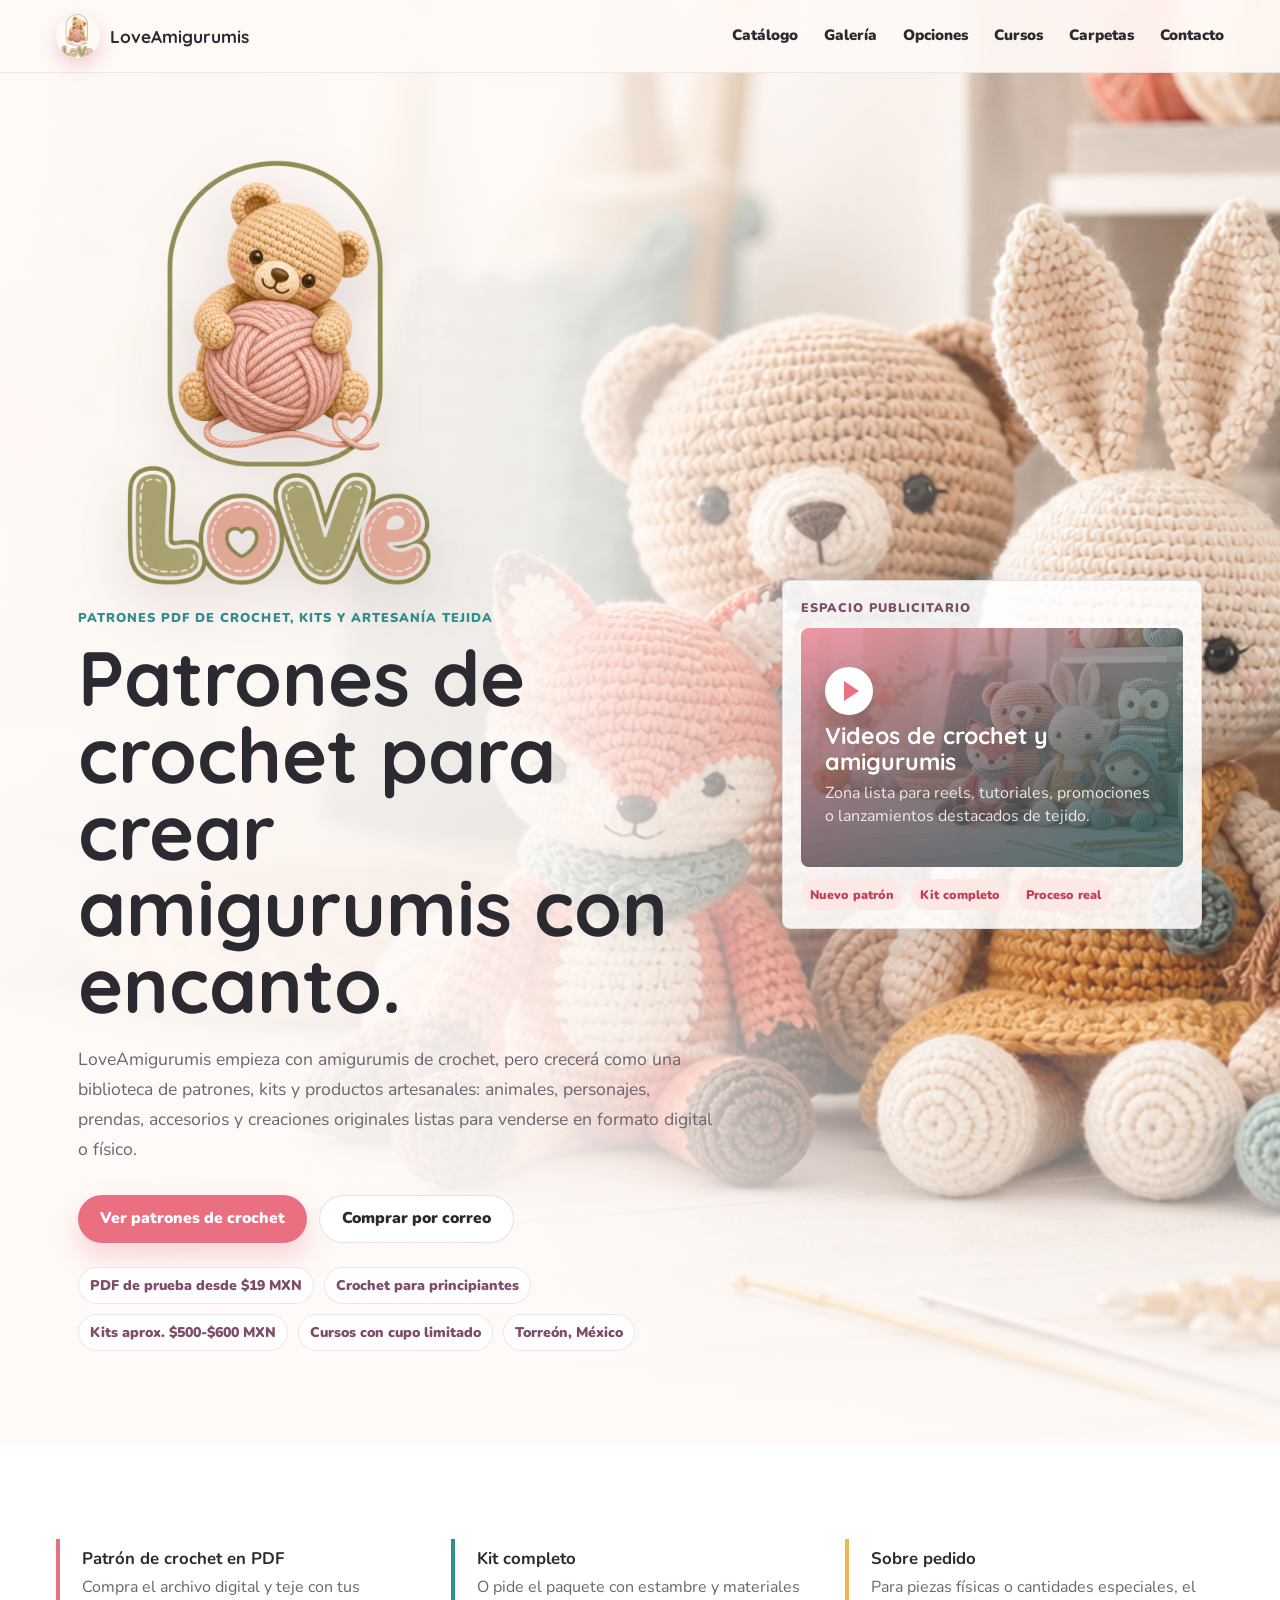
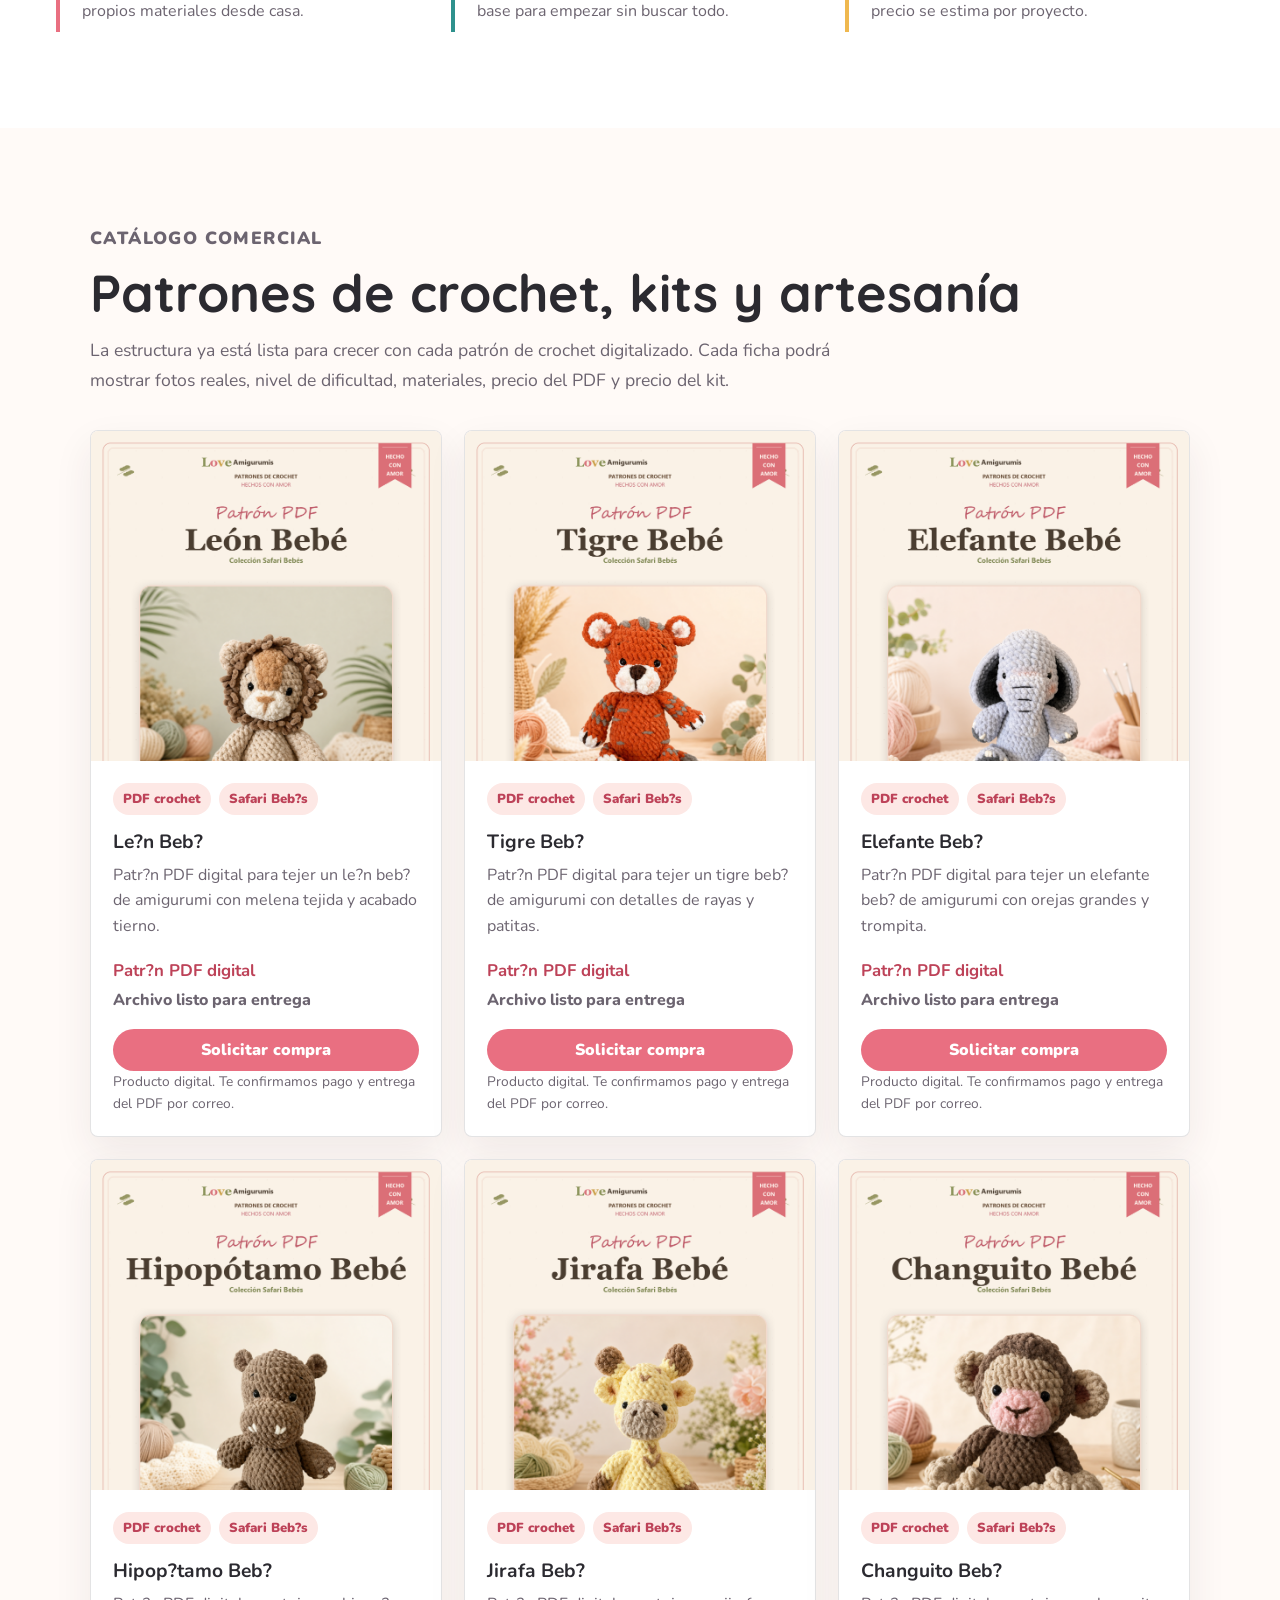
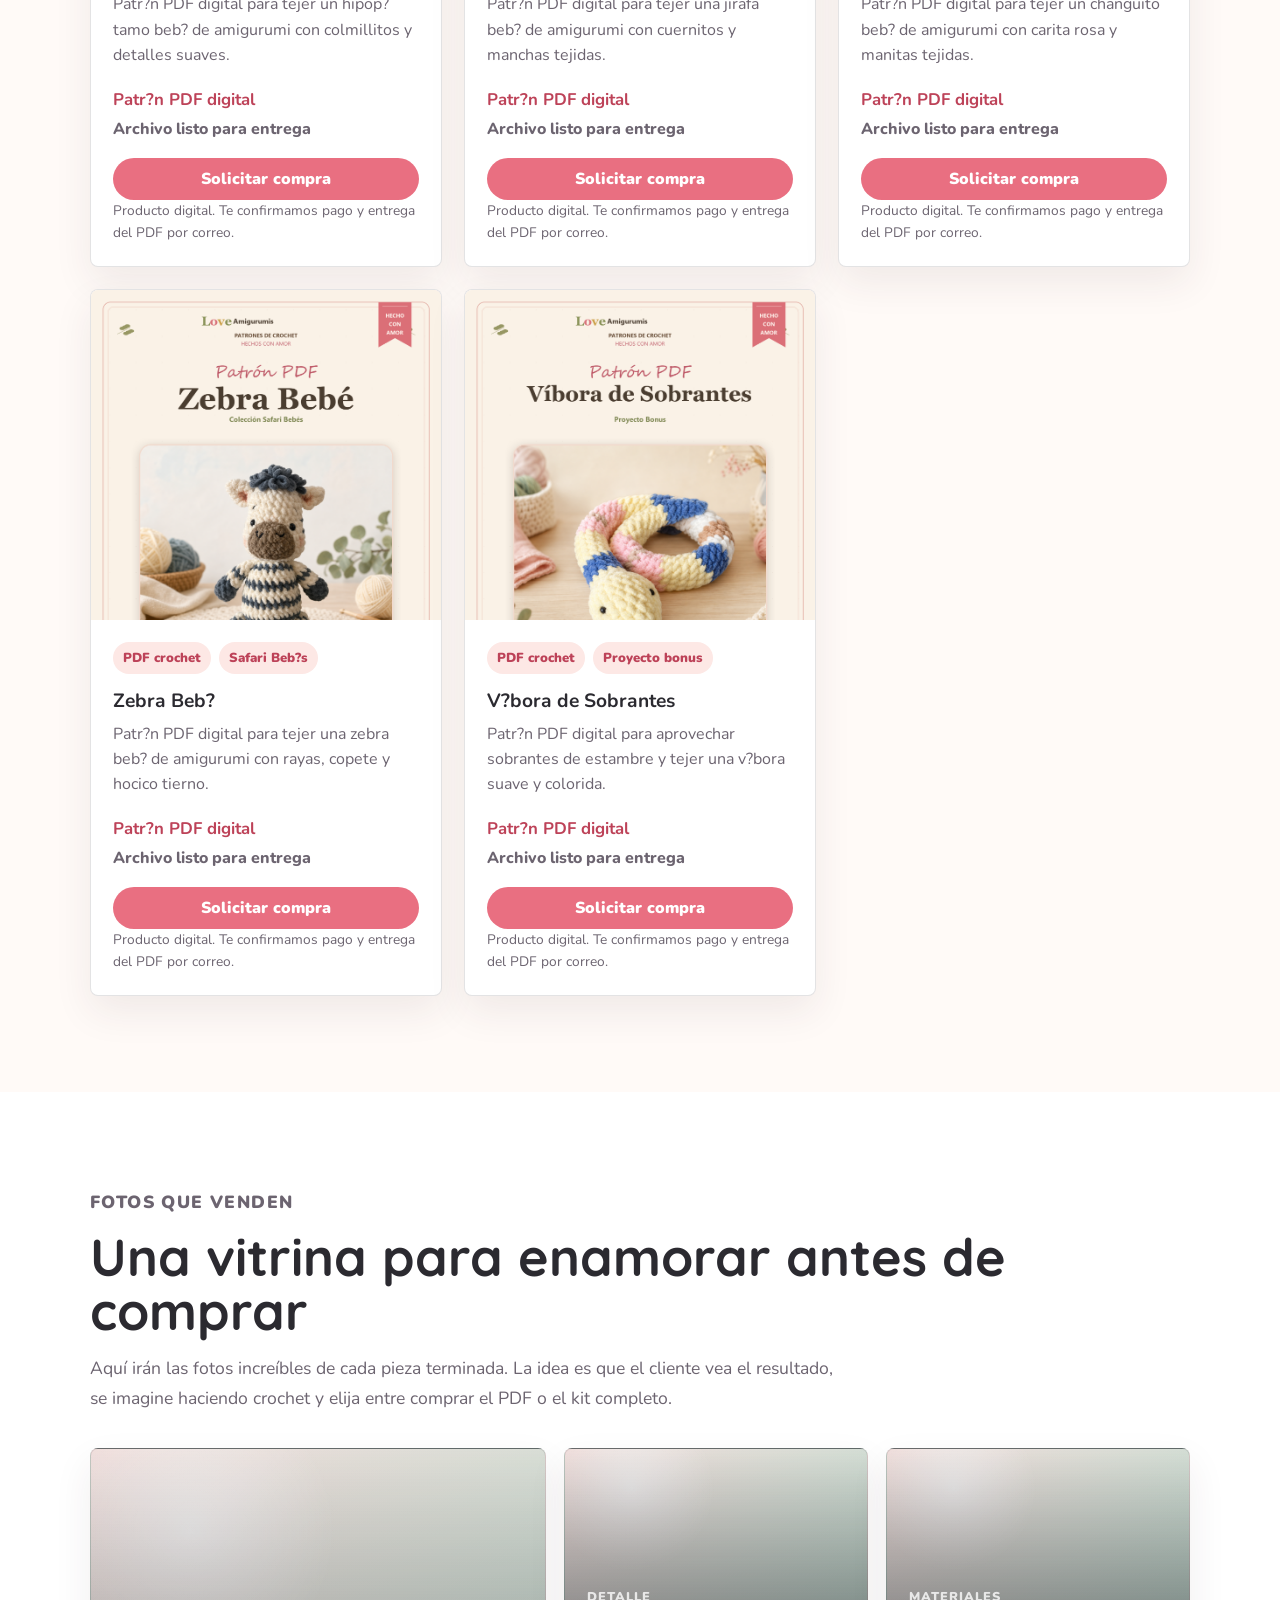
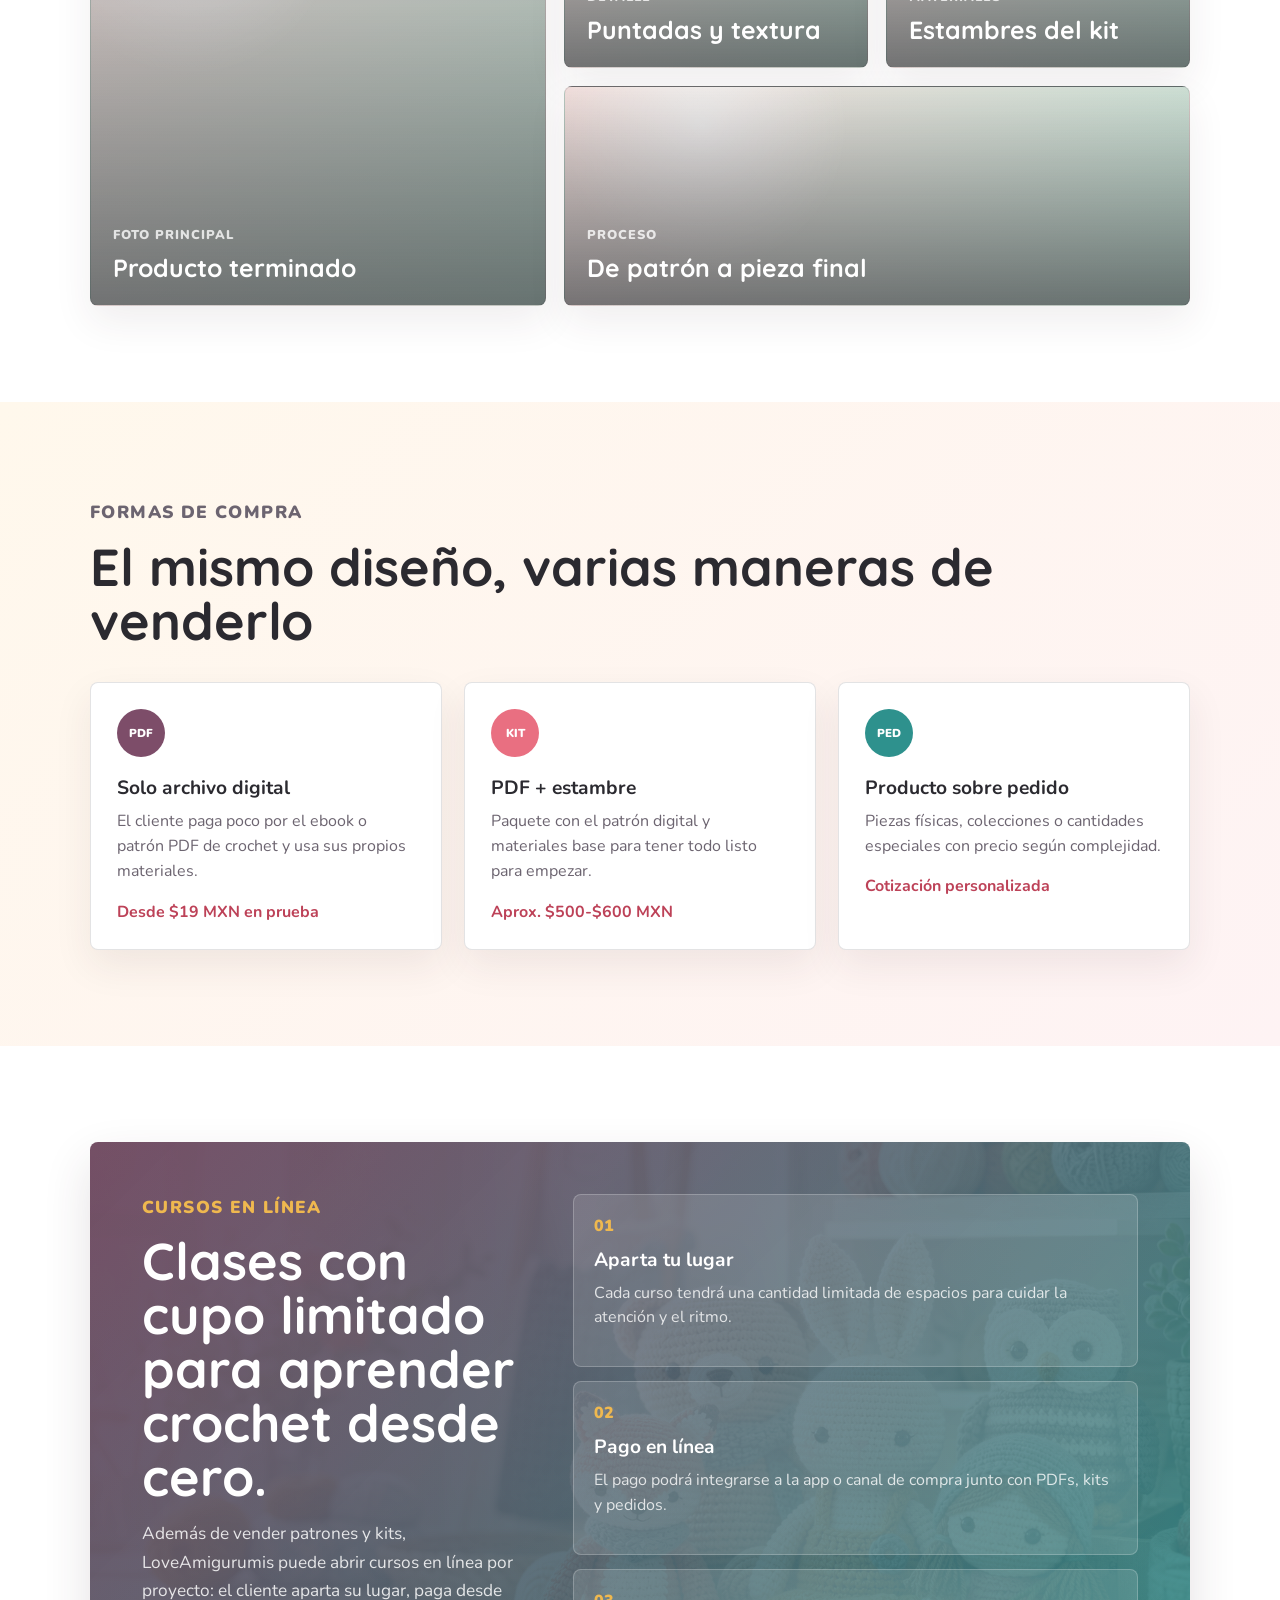
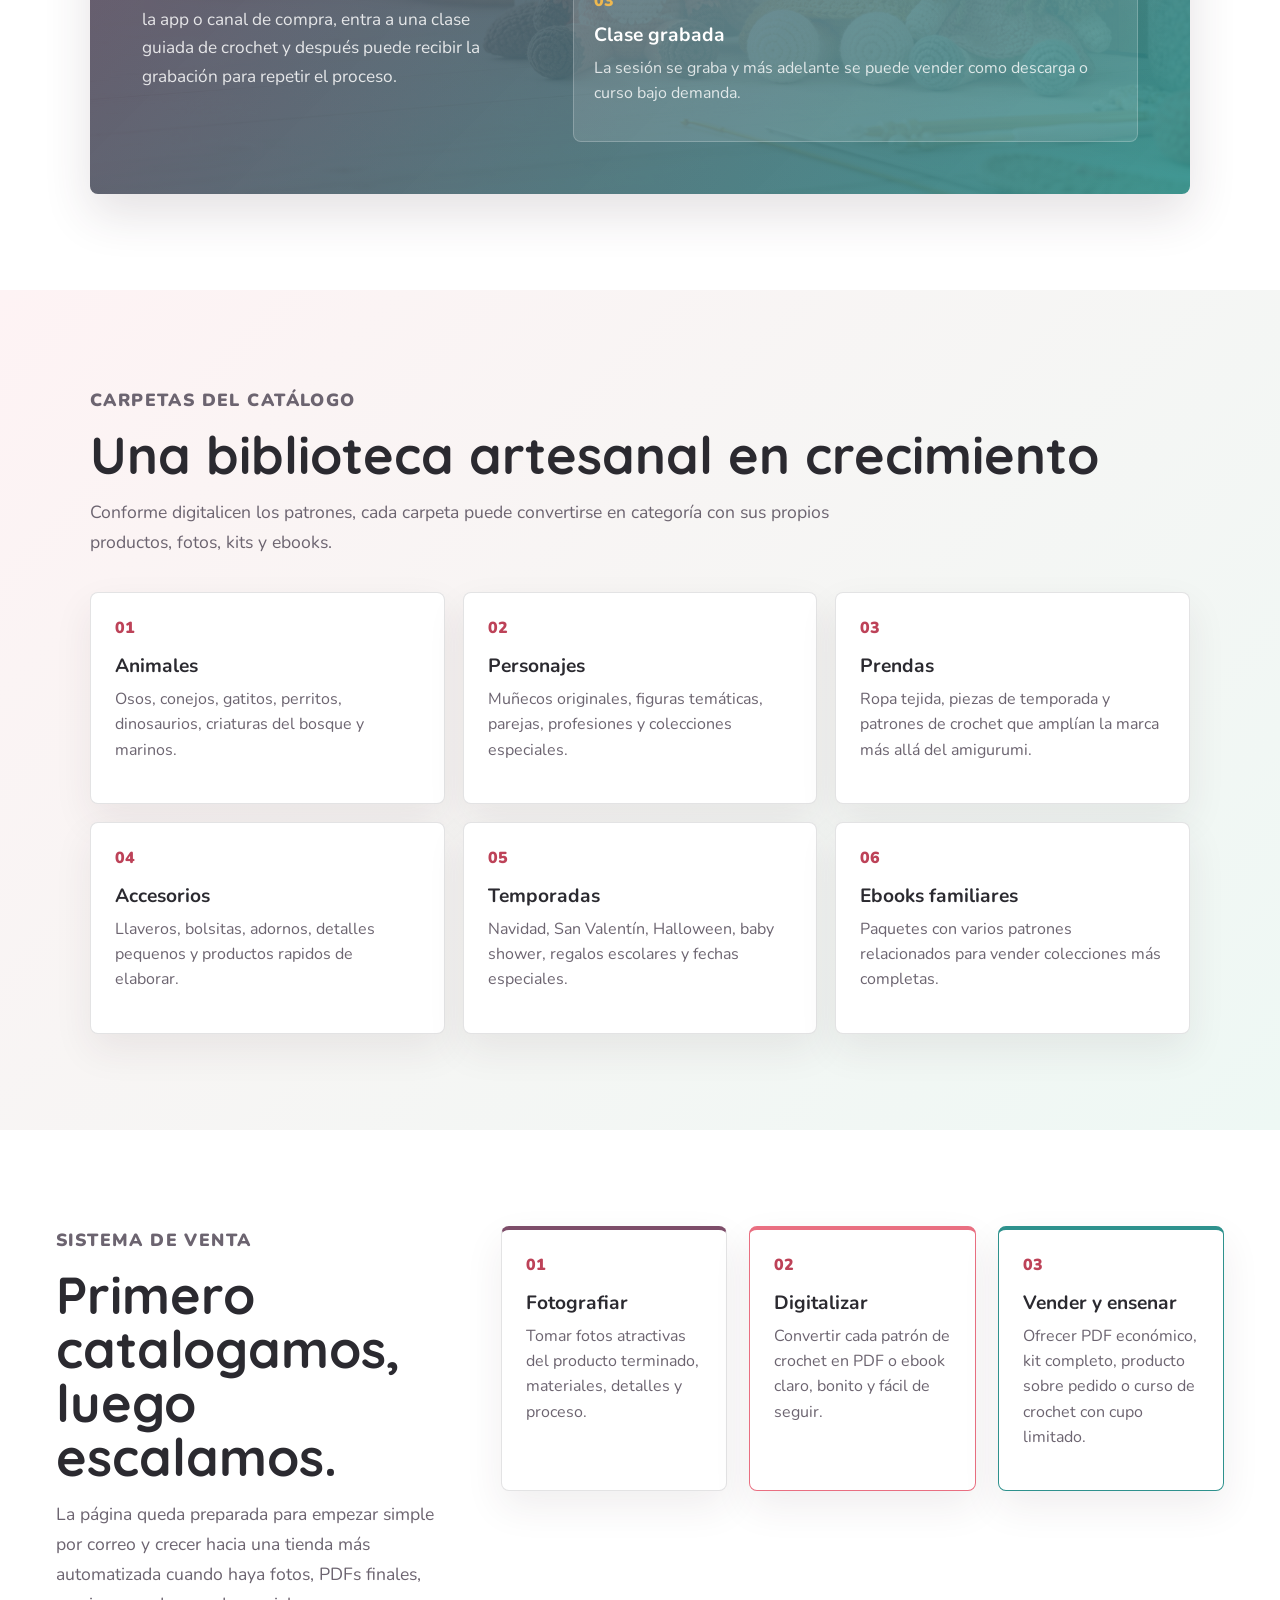
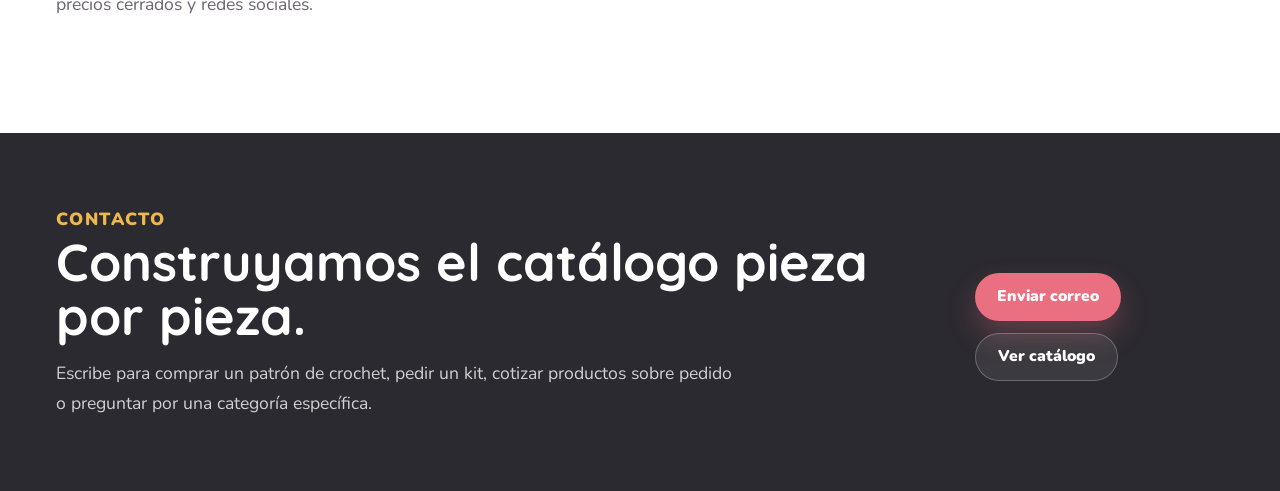
<file: index.html>
<!doctype html>
<html lang="es">
  <head>
    <meta charset="utf-8" />
    <meta name="viewport" content="width=device-width, initial-scale=1" />
    <title>LoveAmigurumis | Patrones PDF de crochet, kits y artesanía tejida</title>
    <meta
      name="description"
      content="LoveAmigurumis vende patrones PDF de crochet, kits con estambre y productos artesanales sobre pedido. Amigurumis, prendas, accesorios y más creaciones tejidas."
    />
    <meta property="og:title" content="LoveAmigurumis | Patrones PDF de crochet, kits y artesanía tejida" />
    <meta
      property="og:description"
      content="Compra patrones digitales de crochet o kits completos para tejer amigurumis, personajes, prendas y accesorios artesanales."
    />
    <meta property="og:type" content="website" />
    <meta property="og:image" content="assets/hero-amigurumis.png" />
    <link rel="preconnect" href="https://fonts.googleapis.com" />
    <link rel="preconnect" href="https://fonts.gstatic.com" crossorigin />
    <link
      href="https://fonts.googleapis.com/css2?family=Nunito:wght@500;700;800;900&family=Quicksand:wght@600;700&display=swap"
      rel="stylesheet"
    />
    <link rel="stylesheet" href="styles.css" />
  </head>
  <body>
    <header class="site-header" aria-label="Navegación principal">
      <a class="brand" href="#inicio" aria-label="LoveAmigurumis inicio">
        <img class="brand-mark" src="assets/love-logo-header.png" alt="" aria-hidden="true" />
        <span>LoveAmigurumis</span>
      </a>
      <nav class="nav-links" aria-label="Secciones">
        <a href="#catalogo">Catálogo</a>
        <a href="#galeria">Galería</a>
        <a href="#opciones">Opciones</a>
        <a href="#cursos">Cursos</a>
        <a href="#carpetas">Carpetas</a>
        <a href="#contacto">Contacto</a>
      </nav>
    </header>

    <main>
      <section class="hero" id="inicio">
        <img
          class="hero-image"
          src="assets/hero-amigurumis.png"
          alt="Amigurumis de crochet tejidos con estambres y ganchillos sobre una mesa de taller"
        />
        <div class="hero-overlay"></div>
        <div class="hero-layout">
          <div class="hero-content">
            <img
              class="hero-logo"
              src="assets/love-logo-hero.png"
              alt="Logo LoVe con osito amigurumi abrazando una bola de estambre"
            />
            <p class="eyebrow">Patrones PDF de crochet, kits y artesanía tejida</p>
            <h1>Patrones de crochet para crear amigurumis con encanto.</h1>
            <p class="hero-copy">
              LoveAmigurumis empieza con amigurumis de crochet, pero crecerá como una biblioteca de
              patrones, kits y productos artesanales: animales, personajes, prendas, accesorios y
              creaciones originales listas para venderse en formato digital o físico.
            </p>
            <div class="hero-actions">
              <a class="button primary" href="#catalogo">Ver patrones de crochet</a>
              <a class="button secondary" href="mailto:artisticmione@gmail.com?subject=Quiero%20comprar%20en%20LoveAmigurumis">Comprar por correo</a>
            </div>
            <div class="hero-note">
              <span>PDF de prueba desde $19 MXN</span>
              <span>Crochet para principiantes</span>
              <span>Kits aprox. $500-$600 MXN</span>
              <span>Cursos con cupo limitado</span>
              <span>Torreón, México</span>
            </div>
          </div>

          <aside class="ad-panel" aria-label="Espacio publicitario para videos">
            <div class="ad-label">Espacio publicitario</div>
            <div class="media-window">
              <span class="play-dot" aria-hidden="true"></span>
              <strong>Videos de crochet y amigurumis</strong>
              <p>Zona lista para reels, tutoriales, promociones o lanzamientos destacados de tejido.</p>
            </div>
            <div class="ad-strip">
              <span>Nuevo patrón</span>
              <span>Kit completo</span>
              <span>Proceso real</span>
            </div>
          </aside>
        </div>
      </section>

      <section class="section trust-band" aria-label="Beneficios">
        <article>
          <strong>Patrón de crochet en PDF</strong>
          <span>Compra el archivo digital y teje con tus propios materiales desde casa.</span>
        </article>
        <article>
          <strong>Kit completo</strong>
          <span>O pide el paquete con estambre y materiales base para empezar sin buscar todo.</span>
        </article>
        <article>
          <strong>Sobre pedido</strong>
          <span>Para piezas físicas o cantidades especiales, el precio se estima por proyecto.</span>
        </article>
      </section>

      <section class="section catalog" id="catalogo">
        <div class="section-heading">
          <p class="eyebrow">Catálogo comercial</p>
          <h2>Patrones de crochet, kits y artesanía</h2>
          <p>
            La estructura ya está lista para crecer con cada patrón de crochet digitalizado. Cada
            ficha podrá mostrar fotos reales, nivel de dificultad, materiales, precio del PDF y
            precio del kit.
          </p>
        </div>
        <div class="product-grid">
          <article class="product-card product-card-real">
            <a
              class="product-photo-link"
              href="mailto:artisticmione@gmail.com?subject=Comprar%20Patron%20Leon%20Bebe"
              aria-label="Comprar patr?n PDF Le?n Beb?"
            >
              <img
                src="assets/leon-portada-lamina-v2.png"
                alt="Portada del patr?n PDF de crochet Le?n Beb? de LoveAmigurumis"
              />
            </a>
            <div class="product-body">
              <div class="tag-row">
                <span>PDF crochet</span>
                <span>Safari Beb?s</span>
              </div>
              <h3>Le?n Beb?</h3>
              <p>Patr?n PDF digital para tejer un le?n beb? de amigurumi con melena tejida y acabado tierno.</p>
              <div class="price-stack">
                <strong>Patr?n PDF digital</strong>
                <span>Archivo listo para entrega</span>
              </div>
              <div class="product-actions">
                <a class="buy-link" href="mailto:artisticmione@gmail.com?subject=Comprar%20Patron%20Leon%20Bebe">Solicitar compra</a>
              </div>
              <p class="purchase-note">Producto digital. Te confirmamos pago y entrega del PDF por correo.</p>
            </div>
          </article>
          <article class="product-card product-card-real">
            <a
              class="product-photo-link"
              href="mailto:artisticmione@gmail.com?subject=Comprar%20Patron%20Tigre%20Bebe"
              aria-label="Comprar patr?n PDF Tigre Beb?"
            >
              <img
                src="assets/tigre-portada-lamina-v2.png"
                alt="Portada del patr?n PDF de crochet Tigre Beb? de LoveAmigurumis"
              />
            </a>
            <div class="product-body">
              <div class="tag-row">
                <span>PDF crochet</span>
                <span>Safari Beb?s</span>
              </div>
              <h3>Tigre Beb?</h3>
              <p>Patr?n PDF digital para tejer un tigre beb? de amigurumi con detalles de rayas y patitas.</p>
              <div class="price-stack">
                <strong>Patr?n PDF digital</strong>
                <span>Archivo listo para entrega</span>
              </div>
              <div class="product-actions">
                <a class="buy-link" href="mailto:artisticmione@gmail.com?subject=Comprar%20Patron%20Tigre%20Bebe">Solicitar compra</a>
              </div>
              <p class="purchase-note">Producto digital. Te confirmamos pago y entrega del PDF por correo.</p>
            </div>
          </article>
          <article class="product-card product-card-real">
            <a
              class="product-photo-link"
              href="mailto:artisticmione@gmail.com?subject=Comprar%20Patron%20Elefante%20Bebe"
              aria-label="Comprar patr?n PDF Elefante Beb?"
            >
              <img
                src="assets/elefante-portada-lamina-v2.png"
                alt="Portada del patr?n PDF de crochet Elefante Beb? de LoveAmigurumis"
              />
            </a>
            <div class="product-body">
              <div class="tag-row">
                <span>PDF crochet</span>
                <span>Safari Beb?s</span>
              </div>
              <h3>Elefante Beb?</h3>
              <p>Patr?n PDF digital para tejer un elefante beb? de amigurumi con orejas grandes y trompita.</p>
              <div class="price-stack">
                <strong>Patr?n PDF digital</strong>
                <span>Archivo listo para entrega</span>
              </div>
              <div class="product-actions">
                <a class="buy-link" href="mailto:artisticmione@gmail.com?subject=Comprar%20Patron%20Elefante%20Bebe">Solicitar compra</a>
              </div>
              <p class="purchase-note">Producto digital. Te confirmamos pago y entrega del PDF por correo.</p>
            </div>
          </article>
          <article class="product-card product-card-real">
            <a
              class="product-photo-link"
              href="mailto:artisticmione@gmail.com?subject=Comprar%20Patron%20Hipopotamo%20Bebe"
              aria-label="Comprar patr?n PDF Hipop?tamo Beb?"
            >
              <img
                src="assets/hipopotamo-portada-lamina-v2.png"
                alt="Portada del patr?n PDF de crochet Hipop?tamo Beb? de LoveAmigurumis"
              />
            </a>
            <div class="product-body">
              <div class="tag-row">
                <span>PDF crochet</span>
                <span>Safari Beb?s</span>
              </div>
              <h3>Hipop?tamo Beb?</h3>
              <p>Patr?n PDF digital para tejer un hipop?tamo beb? de amigurumi con colmillitos y detalles suaves.</p>
              <div class="price-stack">
                <strong>Patr?n PDF digital</strong>
                <span>Archivo listo para entrega</span>
              </div>
              <div class="product-actions">
                <a class="buy-link" href="mailto:artisticmione@gmail.com?subject=Comprar%20Patron%20Hipopotamo%20Bebe">Solicitar compra</a>
              </div>
              <p class="purchase-note">Producto digital. Te confirmamos pago y entrega del PDF por correo.</p>
            </div>
          </article>
          <article class="product-card product-card-real">
            <a
              class="product-photo-link"
              href="mailto:artisticmione@gmail.com?subject=Comprar%20Patron%20Jirafa%20Bebe"
              aria-label="Comprar patr?n PDF Jirafa Beb?"
            >
              <img
                src="assets/jirafa-portada-lamina-v2.png"
                alt="Portada del patr?n PDF de crochet Jirafa Beb? de LoveAmigurumis"
              />
            </a>
            <div class="product-body">
              <div class="tag-row">
                <span>PDF crochet</span>
                <span>Safari Beb?s</span>
              </div>
              <h3>Jirafa Beb?</h3>
              <p>Patr?n PDF digital para tejer una jirafa beb? de amigurumi con cuernitos y manchas tejidas.</p>
              <div class="price-stack">
                <strong>Patr?n PDF digital</strong>
                <span>Archivo listo para entrega</span>
              </div>
              <div class="product-actions">
                <a class="buy-link" href="mailto:artisticmione@gmail.com?subject=Comprar%20Patron%20Jirafa%20Bebe">Solicitar compra</a>
              </div>
              <p class="purchase-note">Producto digital. Te confirmamos pago y entrega del PDF por correo.</p>
            </div>
          </article>
          <article class="product-card product-card-real">
            <a
              class="product-photo-link"
              href="mailto:artisticmione@gmail.com?subject=Comprar%20Patron%20Changuito%20Bebe"
              aria-label="Comprar patr?n PDF Changuito Beb?"
            >
              <img
                src="assets/changuito-portada-lamina-v2.png"
                alt="Portada del patr?n PDF de crochet Changuito Beb? de LoveAmigurumis"
              />
            </a>
            <div class="product-body">
              <div class="tag-row">
                <span>PDF crochet</span>
                <span>Safari Beb?s</span>
              </div>
              <h3>Changuito Beb?</h3>
              <p>Patr?n PDF digital para tejer un changuito beb? de amigurumi con carita rosa y manitas tejidas.</p>
              <div class="price-stack">
                <strong>Patr?n PDF digital</strong>
                <span>Archivo listo para entrega</span>
              </div>
              <div class="product-actions">
                <a class="buy-link" href="mailto:artisticmione@gmail.com?subject=Comprar%20Patron%20Changuito%20Bebe">Solicitar compra</a>
              </div>
              <p class="purchase-note">Producto digital. Te confirmamos pago y entrega del PDF por correo.</p>
            </div>
          </article>
          <article class="product-card product-card-real">
            <a
              class="product-photo-link"
              href="mailto:artisticmione@gmail.com?subject=Comprar%20Patron%20Zebra%20Bebe"
              aria-label="Comprar patr?n PDF Zebra Beb?"
            >
              <img
                src="assets/zebra-portada-lamina-v2.png"
                alt="Portada del patr?n PDF de crochet Zebra Beb? de LoveAmigurumis"
              />
            </a>
            <div class="product-body">
              <div class="tag-row">
                <span>PDF crochet</span>
                <span>Safari Beb?s</span>
              </div>
              <h3>Zebra Beb?</h3>
              <p>Patr?n PDF digital para tejer una zebra beb? de amigurumi con rayas, copete y hocico tierno.</p>
              <div class="price-stack">
                <strong>Patr?n PDF digital</strong>
                <span>Archivo listo para entrega</span>
              </div>
              <div class="product-actions">
                <a class="buy-link" href="mailto:artisticmione@gmail.com?subject=Comprar%20Patron%20Zebra%20Bebe">Solicitar compra</a>
              </div>
              <p class="purchase-note">Producto digital. Te confirmamos pago y entrega del PDF por correo.</p>
            </div>
          </article>
          <article class="product-card product-card-real">
            <a
              class="product-photo-link"
              href="mailto:artisticmione@gmail.com?subject=Comprar%20Patron%20Vibora%20de%20Sobrantes"
              aria-label="Comprar patr?n PDF V?bora de Sobrantes"
            >
              <img
                src="assets/bivora-portada-lamina-v2.png"
                alt="Portada del patr?n PDF de crochet V?bora de Sobrantes de LoveAmigurumis"
              />
            </a>
            <div class="product-body">
              <div class="tag-row">
                <span>PDF crochet</span>
                <span>Proyecto bonus</span>
              </div>
              <h3>V?bora de Sobrantes</h3>
              <p>Patr?n PDF digital para aprovechar sobrantes de estambre y tejer una v?bora suave y colorida.</p>
              <div class="price-stack">
                <strong>Patr?n PDF digital</strong>
                <span>Archivo listo para entrega</span>
              </div>
              <div class="product-actions">
                <a class="buy-link" href="mailto:artisticmione@gmail.com?subject=Comprar%20Patron%20Vibora%20de%20Sobrantes">Solicitar compra</a>
              </div>
              <p class="purchase-note">Producto digital. Te confirmamos pago y entrega del PDF por correo.</p>
            </div>
          </article>
        </div>
      </section>


      <section class="section gallery" id="galeria">
        <div class="section-heading">
          <p class="eyebrow">Fotos que venden</p>
          <h2>Una vitrina para enamorar antes de comprar</h2>
          <p>
            Aquí irán las fotos increíbles de cada pieza terminada. La idea es que el cliente vea
            el resultado, se imagine haciendo crochet y elija entre comprar el PDF o el kit completo.
          </p>
        </div>
        <div class="gallery-grid">
          <article class="photo-card large">
            <span>Foto principal</span>
            <h3>Producto terminado</h3>
          </article>
          <article class="photo-card">
            <span>Detalle</span>
            <h3>Puntadas y textura</h3>
          </article>
          <article class="photo-card">
            <span>Materiales</span>
            <h3>Estambres del kit</h3>
          </article>
          <article class="photo-card wide">
            <span>Proceso</span>
            <h3>De patrón a pieza final</h3>
          </article>
        </div>
      </section>

      <section class="section purchase-options" id="opciones">
        <div class="section-heading">
          <p class="eyebrow">Formas de compra</p>
          <h2>El mismo diseño, varias maneras de venderlo</h2>
        </div>
        <div class="offer-grid">
          <article>
            <span class="offer-icon">PDF</span>
            <h3>Solo archivo digital</h3>
            <p>El cliente paga poco por el ebook o patrón PDF de crochet y usa sus propios materiales.</p>
            <strong>Desde $19 MXN en prueba</strong>
          </article>
          <article class="featured-offer">
            <span class="offer-icon">KIT</span>
            <h3>PDF + estambre</h3>
            <p>Paquete con el patrón digital y materiales base para tener todo listo para empezar.</p>
            <strong>Aprox. $500-$600 MXN</strong>
          </article>
          <article>
            <span class="offer-icon">PED</span>
            <h3>Producto sobre pedido</h3>
            <p>Piezas físicas, colecciones o cantidades especiales con precio según complejidad.</p>
            <strong>Cotización personalizada</strong>
          </article>
        </div>
      </section>

      <section class="section courses" id="cursos">
        <div class="course-panel">
          <div class="course-copy">
            <p class="eyebrow">Cursos en línea</p>
            <h2>Clases con cupo limitado para aprender crochet desde cero.</h2>
            <p>
              Además de vender patrones y kits, LoveAmigurumis puede abrir cursos en línea por
              proyecto: el cliente aparta su lugar, paga desde la app o canal de compra, entra a
              una clase guiada de crochet y después puede recibir la grabación para repetir el
              proceso.
            </p>
          </div>
          <div class="course-grid">
            <article>
              <span>01</span>
              <h3>Aparta tu lugar</h3>
              <p>Cada curso tendrá una cantidad limitada de espacios para cuidar la atención y el ritmo.</p>
            </article>
            <article>
              <span>02</span>
              <h3>Pago en línea</h3>
              <p>El pago podrá integrarse a la app o canal de compra junto con PDFs, kits y pedidos.</p>
            </article>
            <article>
              <span>03</span>
              <h3>Clase grabada</h3>
              <p>La sesión se graba y más adelante se puede vender como descarga o curso bajo demanda.</p>
            </article>
          </div>
        </div>
      </section>

      <section class="section families" id="carpetas">
        <div class="section-heading">
          <p class="eyebrow">Carpetas del catálogo</p>
          <h2>Una biblioteca artesanal en crecimiento</h2>
          <p>
            Conforme digitalicen los patrones, cada carpeta puede convertirse en categoría con sus
            propios productos, fotos, kits y ebooks.
          </p>
        </div>
        <div class="family-grid">
          <article>
            <span>01</span>
            <h3>Animales</h3>
            <p>Osos, conejos, gatitos, perritos, dinosaurios, criaturas del bosque y marinos.</p>
          </article>
          <article>
            <span>02</span>
            <h3>Personajes</h3>
            <p>Muñecos originales, figuras temáticas, parejas, profesiones y colecciones especiales.</p>
          </article>
          <article>
            <span>03</span>
            <h3>Prendas</h3>
            <p>Ropa tejida, piezas de temporada y patrones de crochet que amplían la marca más allá del amigurumi.</p>
          </article>
          <article>
            <span>04</span>
            <h3>Accesorios</h3>
            <p>Llaveros, bolsitas, adornos, detalles pequenos y productos rapidos de elaborar.</p>
          </article>
          <article>
            <span>05</span>
            <h3>Temporadas</h3>
            <p>Navidad, San Valentín, Halloween, baby shower, regalos escolares y fechas especiales.</p>
          </article>
          <article>
            <span>06</span>
            <h3>Ebooks familiares</h3>
            <p>Paquetes con varios patrones relacionados para vender colecciones más completas.</p>
          </article>
        </div>
      </section>

      <section class="section buy-flow">
        <div class="buy-copy">
          <p class="eyebrow">Sistema de venta</p>
          <h2>Primero catalogamos, luego escalamos.</h2>
          <p>
            La página queda preparada para empezar simple por correo y crecer hacia una tienda más
            automatizada cuando haya fotos, PDFs finales, precios cerrados y redes sociales.
          </p>
        </div>
        <div class="steps">
          <article>
            <span>01</span>
            <h3>Fotografiar</h3>
            <p>Tomar fotos atractivas del producto terminado, materiales, detalles y proceso.</p>
          </article>
          <article>
            <span>02</span>
            <h3>Digitalizar</h3>
            <p>Convertir cada patrón de crochet en PDF o ebook claro, bonito y fácil de seguir.</p>
          </article>
          <article>
            <span>03</span>
            <h3>Vender y ensenar</h3>
            <p>Ofrecer PDF económico, kit completo, producto sobre pedido o curso de crochet con cupo limitado.</p>
          </article>
        </div>
      </section>

      <section class="contact" id="contacto">
        <div>
          <p class="eyebrow">Contacto</p>
          <h2>Construyamos el catálogo pieza por pieza.</h2>
          <p>
            Escribe para comprar un patrón de crochet, pedir un kit, cotizar productos sobre pedido
            o preguntar por una categoría específica.
          </p>
        </div>
        <div class="contact-actions">
          <a class="button primary" href="mailto:artisticmione@gmail.com?subject=Pedido%20LoveAmigurumis">Enviar correo</a>
          <a class="button secondary" href="#catalogo">Ver catálogo</a>
        </div>
      </section>
    </main>
    <script>
      const siteHeader = document.querySelector(".site-header");
      let lastScrollPosition = window.scrollY;
      let ticking = false;

      const updateHeaderVisibility = () => {
        if (!siteHeader) return;

        const currentScrollPosition = window.scrollY;
        const isScrollingDown = currentScrollPosition > lastScrollPosition;
        const isPastHeroStart = currentScrollPosition > 120;

        siteHeader.classList.toggle("is-scrolled", currentScrollPosition > 12);
        siteHeader.classList.toggle("is-hidden", isScrollingDown && isPastHeroStart);

        lastScrollPosition = Math.max(currentScrollPosition, 0);
        ticking = false;
      };

      window.addEventListener(
        "scroll",
        () => {
          if (!ticking) {
            window.requestAnimationFrame(updateHeaderVisibility);
            ticking = true;
          }
        },
        { passive: true }
      );
    </script>
  </body>
</html>
</file>
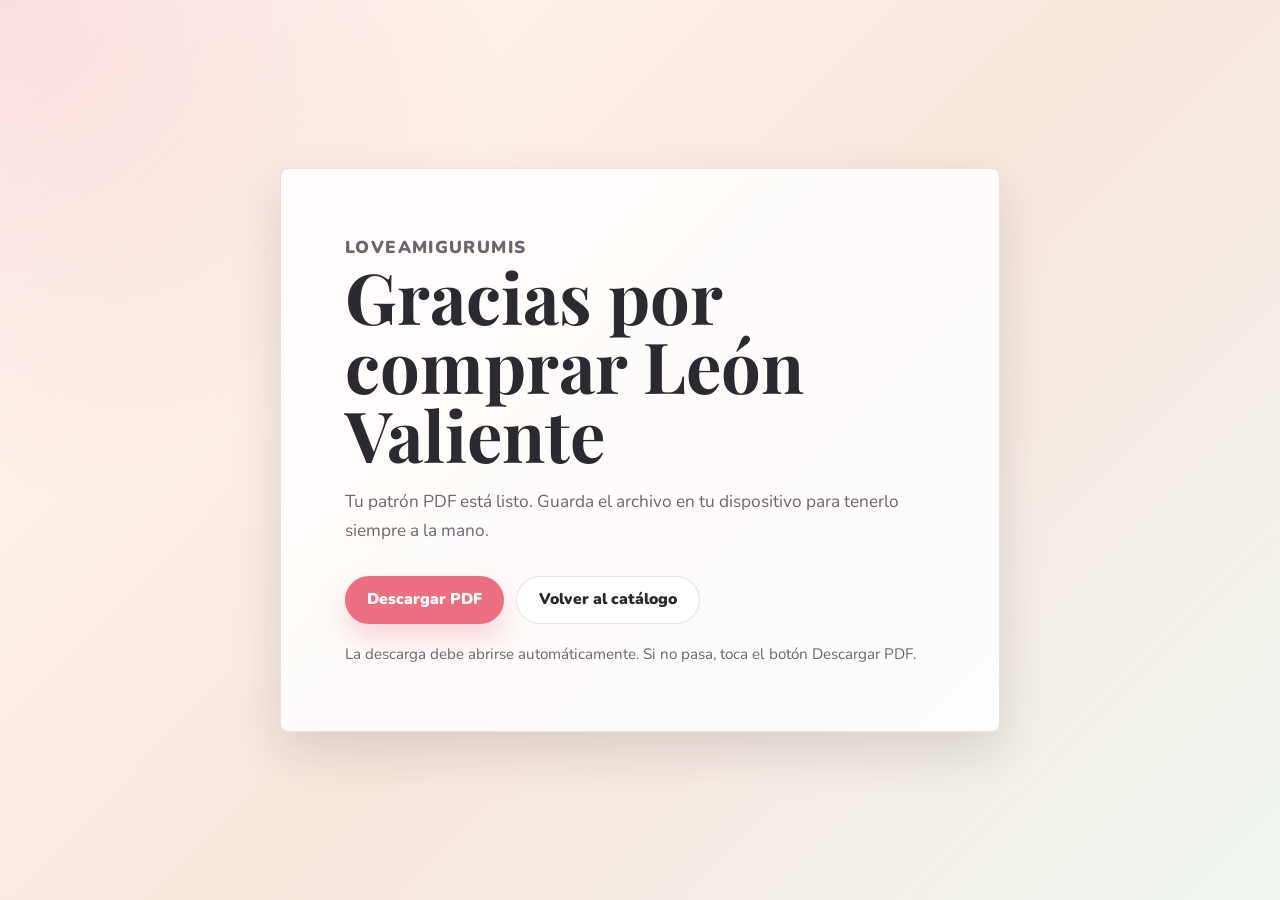
<file: gracias/leon-valiente.html>
<!doctype html>
<html lang="es">
  <head>
    <meta charset="utf-8" />
    <meta name="viewport" content="width=device-width, initial-scale=1" />
    <title>Gracias por tu compra | León Valiente</title>
    <meta
      name="description"
      content="Descarga tu patrón PDF León Valiente de LoveAmigurumis."
    />
    <link rel="preconnect" href="https://fonts.googleapis.com" />
    <link rel="preconnect" href="https://fonts.gstatic.com" crossorigin />
    <link
      href="https://fonts.googleapis.com/css2?family=Nunito:wght@500;700;800;900&family=Playfair+Display:wght@700;800&display=swap"
      rel="stylesheet"
    />
    <link rel="stylesheet" href="../styles.css" />
  </head>
  <body>
    <main class="thank-you-page">
      <section class="thank-you-panel">
        <p class="eyebrow">LoveAmigurumis</p>
        <h1>Gracias por comprar León Valiente</h1>
        <p>
          Tu patrón PDF está listo. Guarda el archivo en tu dispositivo para tenerlo siempre a la mano.
        </p>
        <div class="thank-you-actions">
          <a id="download-pdf" class="button primary" href="../downloads/leon-valiente.pdf" target="_blank" rel="noopener">
            Descargar PDF
          </a>
          <a class="button secondary" href="../index.html#catalogo">Volver al catálogo</a>
        </div>
        <p class="thank-you-note">
          La descarga debe abrirse automáticamente. Si no pasa, toca el botón Descargar PDF.
        </p>
      </section>
    </main>
    <script>
      window.addEventListener("load", () => {
        window.setTimeout(() => {
          document.getElementById("download-pdf").click();
        }, 900);
      });
    </script>
  </body>
</html>
</file>
<file: styles.css>
:root {
  color-scheme: light;
  --ink: #2b2a30;
  --muted: #6c6470;
  --paper: #fffaf7;
  --surface: #ffffff;
  --blush: #fde8e5;
  --rose: #e96f81;
  --rose-dark: #bd4258;
  --berry: #7d4d69;
  --teal: #2e918d;
  --mint: #c9eadb;
  --honey: #efb84f;
  --lilac: #d9c8f0;
  --line: rgba(43, 42, 48, 0.13);
  --shadow: 0 20px 48px rgba(64, 44, 54, 0.14);
}

* {
  box-sizing: border-box;
}

html {
  scroll-behavior: smooth;
}

body {
  margin: 0;
  background:
    linear-gradient(180deg, rgba(253, 232, 229, 0.5), rgba(255, 250, 247, 0) 360px),
    var(--paper);
  color: var(--ink);
  font-family: "Nunito", system-ui, sans-serif;
}

a {
  color: inherit;
  text-decoration: none;
}

.site-header {
  align-items: center;
  backdrop-filter: blur(18px);
  background: rgba(255, 250, 247, 0.9);
  border-bottom: 1px solid rgba(43, 42, 48, 0.08);
  display: flex;
  gap: 24px;
  justify-content: space-between;
  left: 0;
  padding: 14px clamp(18px, 5vw, 56px);
  position: fixed;
  right: 0;
  top: 0;
  transform: translateY(0);
  transition:
    transform 280ms ease,
    box-shadow 220ms ease,
    background-color 220ms ease;
  z-index: 10;
}

.site-header.is-hidden {
  transform: translateY(calc(-100% - 12px));
}

.site-header.is-scrolled {
  background: rgba(255, 250, 247, 0.94);
  box-shadow: 0 14px 30px rgba(64, 44, 54, 0.1);
}

.brand {
  align-items: center;
  display: inline-flex;
  font-family: "Quicksand", system-ui, sans-serif;
  font-size: 1.08rem;
  font-weight: 700;
  gap: 10px;
  white-space: nowrap;
}

.brand-mark {
  background: transparent;
  border: 0;
  border-radius: 50%;
  box-shadow: 0 8px 18px rgba(189, 66, 88, 0.24);
  height: 44px;
  object-fit: contain;
  object-position: center;
  padding: 0;
  width: 44px;
}

.nav-links {
  align-items: center;
  display: flex;
  gap: clamp(12px, 2.7vw, 26px);
  font-size: 0.94rem;
  font-weight: 900;
}

.nav-links a {
  border-bottom: 2px solid transparent;
  padding: 7px 0;
}

.nav-links a:hover {
  border-color: var(--rose);
  color: var(--rose-dark);
}

.hero {
  display: grid;
  min-height: 94vh;
  overflow: hidden;
  place-items: center start;
  position: relative;
}

.hero-image,
.hero-overlay {
  inset: 0;
  position: absolute;
}

.hero-image {
  height: 100%;
  object-fit: cover;
  width: 100%;
}

.hero-overlay {
  background:
    linear-gradient(90deg, rgba(255, 250, 247, 0.98) 0%, rgba(255, 250, 247, 0.9) 42%, rgba(255, 250, 247, 0.18) 78%),
    linear-gradient(0deg, rgba(255, 250, 247, 0.96) 0%, rgba(255, 250, 247, 0) 32%);
}

.hero-layout {
  align-items: center;
  display: grid;
  gap: clamp(28px, 5vw, 62px);
  grid-template-columns: minmax(0, 1fr) minmax(310px, 420px);
  max-width: 1280px;
  margin-top: 42px;
  padding: clamp(92px, 13vh, 150px) clamp(22px, 7vw, 78px) 92px;
  position: relative;
  width: 100%;
  z-index: 1;
}

.hero-content {
  max-width: 760px;
}

.hero-logo {
  animation: logoEntrance 900ms cubic-bezier(0.19, 1, 0.22, 1) both, logoFloat 5.2s ease-in-out 1.1s infinite;
  display: block;
  filter: drop-shadow(0 18px 30px rgba(64, 44, 54, 0.16));
  margin: 0 0 clamp(10px, 1.8vw, 20px) clamp(-8px, -1vw, -2px);
  max-width: min(430px, 64vw);
  width: 100%;
}

@keyframes logoEntrance {
  from {
    opacity: 0;
    transform: translateX(-34px) translateY(18px) scale(0.94);
  }
  to {
    opacity: 1;
    transform: translateX(0) translateY(0) scale(1);
  }
}

@keyframes logoFloat {
  0%,
  100% {
    transform: translateY(0);
  }
  50% {
    transform: translateY(-8px);
  }
}

.eyebrow {
  color: var(--teal);
  font-size: 0.8rem;
  font-weight: 900;
  letter-spacing: 0.08em;
  margin: 0 0 12px;
  text-transform: uppercase;
}

h1,
h2,
h3,
p {
  margin-top: 0;
}

h1,
h2 {
  font-family: "Quicksand", system-ui, sans-serif;
  letter-spacing: 0;
}

h1 {
  font-size: clamp(2.5rem, 6vw, 4.8rem);
  line-height: 1;
  margin-bottom: 22px;
  max-width: 720px;
}

h2 {
  font-size: clamp(2rem, 4.5vw, 3.25rem);
  line-height: 1.04;
  margin-bottom: 16px;
}

h3 {
  font-size: 1.2rem;
  margin-bottom: 8px;
}

.hero-copy,
.section-heading p,
.buy-copy p,
.contact p {
  color: var(--muted);
  font-size: 1.1rem;
  line-height: 1.7;
}

.hero-actions,
.contact-actions {
  display: flex;
  flex-wrap: wrap;
  gap: 12px;
  margin-top: 30px;
}

.button {
  align-items: center;
  border-radius: 999px;
  display: inline-flex;
  font: 900 0.98rem/1 "Nunito", system-ui, sans-serif;
  justify-content: center;
  min-height: 48px;
  padding: 0 22px;
}

.button.primary {
  background: var(--rose);
  box-shadow: 0 14px 28px rgba(233, 111, 129, 0.28);
  color: #fff;
}

.button.primary:hover {
  background: var(--rose-dark);
}

.button.secondary {
  background: rgba(255, 255, 255, 0.92);
  border: 1px solid var(--line);
  color: var(--ink);
}

.hero-note {
  display: flex;
  flex-wrap: wrap;
  gap: 10px;
  margin-top: 24px;
}

.hero-note span {
  background: rgba(255, 255, 255, 0.82);
  border: 1px solid rgba(43, 42, 48, 0.1);
  border-radius: 999px;
  color: var(--berry);
  font-size: 0.88rem;
  font-weight: 900;
  padding: 8px 11px;
}

.ad-panel {
  background: rgba(255, 255, 255, 0.88);
  border: 1px solid rgba(43, 42, 48, 0.12);
  border-radius: 8px;
  box-shadow: var(--shadow);
  padding: 18px;
}

.ad-label {
  color: var(--berry);
  font-size: 0.78rem;
  font-weight: 900;
  letter-spacing: 0.08em;
  margin-bottom: 12px;
  text-transform: uppercase;
}

.media-window {
  align-content: center;
  aspect-ratio: 16 / 10;
  background:
    linear-gradient(135deg, rgba(233, 111, 129, 0.72), rgba(46, 145, 141, 0.68)),
    url("assets/hero-amigurumis.png") center / cover;
  border-radius: 8px;
  color: #fff;
  display: grid;
  gap: 8px;
  min-height: 220px;
  overflow: hidden;
  padding: 24px;
  position: relative;
}

.media-window::after {
  background: linear-gradient(0deg, rgba(43, 42, 48, 0.46), rgba(43, 42, 48, 0));
  content: "";
  inset: 0;
  position: absolute;
}

.media-window > * {
  position: relative;
  z-index: 1;
}

.media-window strong {
  font-family: "Quicksand", system-ui, sans-serif;
  font-size: 1.45rem;
  line-height: 1.1;
}

.media-window p {
  color: rgba(255, 255, 255, 0.86);
  line-height: 1.45;
  margin: 0;
}

.play-dot {
  background: #fff;
  border-radius: 50%;
  box-shadow: 0 12px 30px rgba(0, 0, 0, 0.22);
  display: inline-block;
  height: 48px;
  position: relative;
  width: 48px;
}

.play-dot::after {
  border-bottom: 10px solid transparent;
  border-left: 15px solid var(--rose);
  border-top: 10px solid transparent;
  content: "";
  left: 19px;
  position: absolute;
  top: 14px;
}

.ad-strip {
  display: flex;
  flex-wrap: wrap;
  gap: 8px;
  margin-top: 12px;
}

.ad-strip span {
  background: var(--blush);
  border-radius: 999px;
  color: var(--rose-dark);
  font-size: 0.78rem;
  font-weight: 900;
  padding: 7px 9px;
}

.section {
  padding: clamp(58px, 8vw, 96px) clamp(18px, 5vw, 56px);
}

.trust-band {
  background: #fff;
  display: grid;
  gap: 16px;
  grid-template-columns: repeat(3, minmax(0, 1fr));
}

.trust-band article {
  border-left: 4px solid var(--rose);
  padding: 8px 22px;
}

.trust-band article:nth-child(2) {
  border-color: var(--teal);
}

.trust-band article:nth-child(3) {
  border-color: var(--honey);
}

.trust-band strong,
.trust-band span {
  display: block;
}

.trust-band strong {
  font-size: 1.05rem;
  margin-bottom: 5px;
}

.trust-band span {
  color: var(--muted);
  line-height: 1.55;
}

.section-heading {
  margin: 0 auto 34px;
  max-width: 1100px;
}

.section-heading p {
  max-width: 760px;
}

.product-grid,
.steps,
.faq-grid,
.offer-grid {
  display: grid;
  gap: 22px;
  grid-template-columns: repeat(3, minmax(0, 1fr));
  margin: 0 auto;
  max-width: 1100px;
}

.product-card,
.offer-grid article,
.family-grid article,
.steps article,
.faq-grid article,
.photo-card {
  background: #fff;
  border: 1px solid var(--line);
  border-radius: 8px;
  box-shadow: 0 16px 38px rgba(64, 44, 54, 0.08);
}

.product-card {
  overflow: hidden;
}

.product-card-real {
  position: relative;
}

.product-card.featured {
  border-color: rgba(233, 111, 129, 0.42);
  box-shadow: var(--shadow);
}

.product-photo-link {
  background: linear-gradient(135deg, #fff7f2, #fbe4e8);
  display: block;
  height: 330px;
  overflow: hidden;
}

.product-photo-link img {
  display: block;
  height: 100%;
  object-fit: cover;
  object-position: center top;
  transition: transform 180ms ease;
  width: 100%;
}

.product-photo-link:hover img {
  transform: scale(1.025);
}

.product-art {
  display: grid;
  height: 230px;
  place-items: center;
  position: relative;
}

.product-art::before {
  border-radius: 50%;
  content: "";
  height: 126px;
  position: absolute;
  width: 126px;
}

.product-art span {
  border-radius: 48% 48% 42% 42%;
  height: 96px;
  position: relative;
  width: 92px;
  z-index: 1;
}

.product-art span::before,
.product-art span::after {
  content: "";
  position: absolute;
}

.bunny {
  background: #fef0f4;
}

.bunny::before {
  background: var(--mint);
}

.bunny span {
  background: #fff;
  box-shadow: inset 0 -10px #f6d4d8;
}

.bunny span::before,
.bunny span::after {
  background: #fff;
  border-radius: 50% 50% 42% 42%;
  height: 98px;
  top: -70px;
  width: 28px;
}

.bunny span::before {
  left: 13px;
  transform: rotate(-12deg);
}

.bunny span::after {
  right: 13px;
  transform: rotate(12deg);
}

.bear {
  background: #edf9f7;
}

.bear::before {
  background: var(--honey);
}

.bear span {
  background: #bd815d;
  box-shadow: inset 0 -16px #7fc3bd;
}

.bear span::before,
.bear span::after {
  background: #bd815d;
  border-radius: 50%;
  height: 34px;
  top: -10px;
  width: 34px;
}

.bear span::before {
  left: -10px;
}

.bear span::after {
  right: -10px;
}

.dino {
  background: #fff7dd;
}

.dino::before {
  background: var(--lilac);
}

.dino span {
  background: var(--teal);
  border-radius: 58% 44% 48% 46%;
  box-shadow: inset -13px -8px rgba(0, 0, 0, 0.12);
}

.dino span::before {
  border-color: transparent transparent var(--honey);
  border-style: solid;
  border-width: 0 12px 18px;
  left: 14px;
  top: -11px;
}

.dino span::after {
  background: var(--teal);
  border-radius: 999px;
  height: 34px;
  right: -34px;
  top: 28px;
  transform: rotate(22deg);
  width: 62px;
}

.product-body {
  padding: 22px;
}

.tag-row {
  display: flex;
  flex-wrap: wrap;
  gap: 8px;
  margin-bottom: 14px;
}

.tag-row span,
.product-meta strong {
  background: var(--blush);
  border-radius: 999px;
  color: var(--rose-dark);
  font-size: 0.82rem;
  font-weight: 900;
  padding: 7px 10px;
}

.product-body p,
.family-grid p,
.steps p,
.faq-grid p {
  color: var(--muted);
  line-height: 1.58;
}

.price-stack {
  display: grid;
  gap: 7px;
  margin: 20px 0 14px;
}

.price-stack strong {
  color: var(--rose-dark);
  font-size: 1.05rem;
}

.price-stack span {
  color: var(--muted);
  font-weight: 800;
}

.text-link {
  color: var(--teal);
  font-weight: 900;
}

.buy-link {
  align-items: center;
  background: var(--rose);
  border-radius: 999px;
  color: #fff;
  display: inline-flex;
  font-weight: 900;
  justify-content: center;
  margin-top: 4px;
  min-height: 42px;
  padding: 0 16px;
}

.buy-link:hover {
  background: var(--rose-dark);
}

.product-actions {
  align-items: stretch;
  display: grid;
  gap: 10px;
}

.purchase-note {
  color: var(--muted);
  font-size: 0.86rem;
  line-height: 1.45;
  margin: 0;
}

.sample-link {
  align-items: center;
  border: 1px solid rgba(123, 78, 58, 0.22);
  border-radius: 999px;
  color: var(--ink);
  display: inline-flex;
  font-weight: 900;
  justify-content: center;
  padding: 12px 16px;
  text-decoration: none;
}

.sample-link:hover {
  background: rgba(255, 247, 242, 0.8);
}

.product-meta {
  align-items: center;
  display: flex;
  gap: 12px;
  justify-content: space-between;
  margin-top: 22px;
}

.product-meta a {
  color: var(--teal);
  font-weight: 900;
}

.gallery {
  background: #fff;
}

.gallery-grid {
  display: grid;
  gap: 18px;
  grid-template-columns: 1.2fr 0.8fr 0.8fr;
  grid-template-rows: 220px 220px;
  margin: 0 auto;
  max-width: 1100px;
}

.photo-card {
  align-content: end;
  background:
    linear-gradient(0deg, rgba(43, 42, 48, 0.62), rgba(43, 42, 48, 0.06)),
    radial-gradient(circle at 22% 18%, rgba(255, 255, 255, 0.82), transparent 28%),
    linear-gradient(135deg, var(--blush), var(--mint));
  color: #fff;
  display: grid;
  min-height: 200px;
  overflow: hidden;
  padding: 22px;
}

.photo-card.large {
  grid-row: span 2;
}

.photo-card.wide {
  grid-column: span 2;
}

.photo-card span {
  color: rgba(255, 255, 255, 0.78);
  font-size: 0.8rem;
  font-weight: 900;
  letter-spacing: 0.08em;
  text-transform: uppercase;
}

.photo-card h3 {
  font-family: "Quicksand", system-ui, sans-serif;
  font-size: 1.55rem;
  margin: 8px 0 0;
}

.purchase-options {
  background: linear-gradient(135deg, #fff8ec 0%, #fef3f4 100%);
}

.offer-grid article {
  padding: 26px;
}

.featured-offer {
  border-color: rgba(233, 111, 129, 0.42);
  box-shadow: var(--shadow);
}

.offer-icon {
  align-items: center;
  background: var(--berry);
  border-radius: 50%;
  color: #fff;
  display: inline-flex;
  font-size: 0.72rem;
  font-weight: 900;
  height: 48px;
  justify-content: center;
  margin-bottom: 18px;
  width: 48px;
}

.offer-grid article:nth-child(2) .offer-icon {
  background: var(--rose);
}

.offer-grid article:nth-child(3) .offer-icon {
  background: var(--teal);
}

.offer-grid p {
  color: var(--muted);
  line-height: 1.58;
}

.offer-grid strong {
  color: var(--rose-dark);
}

.courses {
  background: #fff;
}

.course-panel {
  background:
    linear-gradient(135deg, rgba(125, 77, 105, 0.94), rgba(46, 145, 141, 0.9)),
    url("assets/hero-amigurumis.png") center / cover;
  border-radius: 8px;
  box-shadow: var(--shadow);
  color: #fff;
  display: grid;
  gap: clamp(26px, 5vw, 54px);
  grid-template-columns: minmax(0, 0.8fr) minmax(0, 1.2fr);
  margin: 0 auto;
  max-width: 1100px;
  overflow: hidden;
  padding: clamp(28px, 6vw, 52px);
  position: relative;
}

.course-panel::after {
  background: linear-gradient(90deg, rgba(43, 42, 48, 0.18), rgba(43, 42, 48, 0));
  content: "";
  inset: 0;
  position: absolute;
}

.course-panel > * {
  position: relative;
  z-index: 1;
}

.course-copy .eyebrow {
  color: var(--honey);
}

.course-copy p {
  color: rgba(255, 255, 255, 0.84);
  font-size: 1.08rem;
  line-height: 1.65;
}

.course-grid {
  display: grid;
  gap: 14px;
}

.course-grid article {
  background: rgba(255, 255, 255, 0.12);
  border: 1px solid rgba(255, 255, 255, 0.22);
  border-radius: 8px;
  padding: 20px;
}

.course-grid span {
  color: var(--honey);
  display: block;
  font-weight: 900;
  margin-bottom: 10px;
}

.course-grid p {
  color: rgba(255, 255, 255, 0.8);
  line-height: 1.55;
}

.families {
  background: linear-gradient(135deg, #fef3f4 0%, #eef8f4 100%);
}

.family-grid {
  display: grid;
  gap: 18px;
  grid-template-columns: repeat(3, minmax(0, 1fr));
  margin: 0 auto;
  max-width: 1100px;
}

.family-grid article,
.steps article,
.faq-grid article {
  padding: 24px;
}

.family-grid span,
.steps span {
  color: var(--rose-dark);
  display: block;
  font-weight: 900;
  margin-bottom: 14px;
}

.buy-flow {
  align-items: start;
  background: #fff;
  display: grid;
  gap: clamp(28px, 5vw, 58px);
  grid-template-columns: minmax(250px, 0.75fr) minmax(0, 1.4fr);
}

.buy-copy {
  max-width: 560px;
}

.steps {
  grid-template-columns: repeat(3, minmax(0, 1fr));
}

.steps article {
  border-top: 4px solid var(--berry);
}

.steps article:nth-child(2) {
  border-color: var(--rose);
}

.steps article:nth-child(3) {
  border-color: var(--teal);
}

.faq-grid {
  grid-template-columns: repeat(2, minmax(0, 1fr));
}

.contact {
  align-items: center;
  background: var(--ink);
  color: #fff;
  display: flex;
  gap: 28px;
  justify-content: space-between;
  padding: clamp(48px, 7vw, 72px) clamp(18px, 5vw, 56px);
}

.contact .eyebrow {
  color: var(--honey);
}

.contact p {
  color: rgba(255, 255, 255, 0.78);
  margin-bottom: 0;
  max-width: 690px;
}

.contact .button.secondary {
  background: rgba(255, 255, 255, 0.08);
  border-color: rgba(255, 255, 255, 0.24);
  color: #fff;
}

.thank-you-page {
  align-items: center;
  background:
    radial-gradient(circle at top left, rgba(233, 111, 129, 0.18), transparent 32%),
    linear-gradient(135deg, #fff7f2, #f8e6dc 52%, #eef5ef);
  display: flex;
  min-height: 100vh;
  padding: 28px;
}

.thank-you-panel {
  background: rgba(255, 255, 255, 0.84);
  border: 1px solid rgba(123, 78, 58, 0.16);
  border-radius: 8px;
  box-shadow: var(--shadow);
  margin: 0 auto;
  max-width: 720px;
  padding: clamp(28px, 7vw, 64px);
}

.thank-you-panel h1 {
  color: var(--ink);
  font-family: "Playfair Display", serif;
  font-size: clamp(2.3rem, 7vw, 4.4rem);
  line-height: 0.98;
  margin: 0 0 18px;
}

.thank-you-panel p {
  color: var(--muted);
  font-size: 1.08rem;
  line-height: 1.7;
  margin: 0;
}

.thank-you-actions {
  display: flex;
  flex-wrap: wrap;
  gap: 12px;
  margin: 30px 0 18px;
}

.thank-you-note {
  font-size: 0.95rem !important;
}

@media (max-width: 920px) {
  .site-header {
    align-items: flex-start;
    flex-direction: column;
    gap: 10px;
    padding: 12px 18px;
  }

  .nav-links {
    font-size: 0.9rem;
    justify-content: space-between;
    overflow-x: auto;
    padding-bottom: 2px;
    width: 100%;
  }

  .hero {
    min-height: 90vh;
  }

  .hero-overlay {
    background:
      linear-gradient(90deg, rgba(255, 250, 247, 0.97) 0%, rgba(255, 250, 247, 0.78) 66%, rgba(255, 250, 247, 0.2) 100%),
      linear-gradient(0deg, rgba(255, 250, 247, 0.96) 0%, rgba(255, 250, 247, 0) 30%);
  }

  .hero-layout {
    grid-template-columns: 1fr;
    padding-top: 142px;
  }

  .hero-logo {
    max-width: min(360px, 82vw);
  }

  .trust-band,
  .product-grid,
  .offer-grid,
  .course-panel,
  .family-grid,
  .steps,
  .buy-flow {
    grid-template-columns: 1fr;
  }

  .contact {
    align-items: flex-start;
    flex-direction: column;
  }

  .gallery-grid {
    grid-template-columns: 1fr 1fr;
  }

  .photo-card.large,
  .photo-card.wide {
    grid-column: span 2;
    grid-row: span 1;
  }
}

@media (max-width: 560px) {
  h1 {
    font-size: 2.65rem;
  }

  .hero-copy,
  .section-heading p,
  .buy-copy p,
  .contact p {
    font-size: 1rem;
  }

  .hero-actions,
  .contact-actions {
    align-items: stretch;
    flex-direction: column;
  }

  .button {
    width: 100%;
  }

  .hero-logo {
    margin-left: auto;
    margin-right: auto;
    max-width: min(320px, 88vw);
  }

  .product-art {
    height: 198px;
  }

  .product-meta {
    align-items: flex-start;
    flex-direction: column;
  }

  .faq-grid,
  .gallery-grid {
    grid-template-columns: 1fr;
  }

  .photo-card.large,
  .photo-card.wide {
    grid-column: span 1;
  }
}

@media (prefers-reduced-motion: reduce) {
  .site-header {
    transition: none;
  }

  .hero-logo {
    animation: none;
  }
}
</file>
